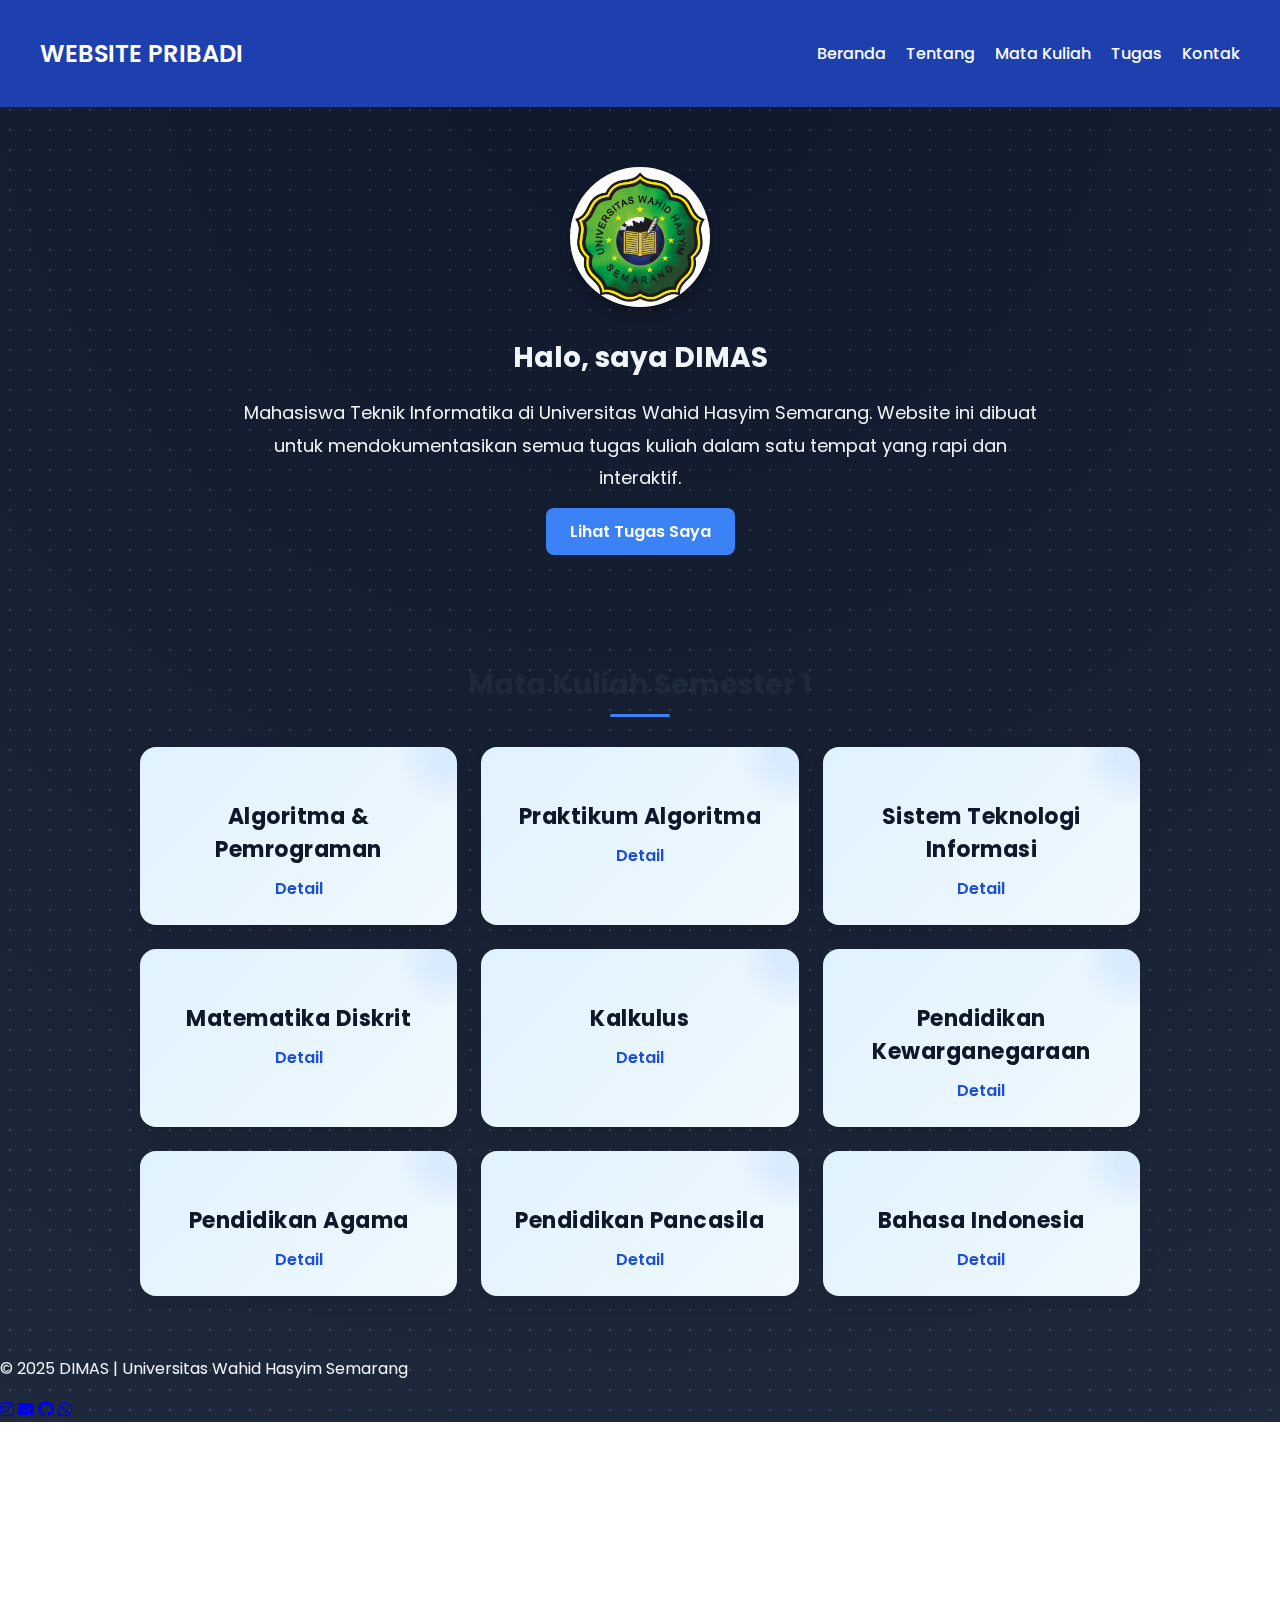
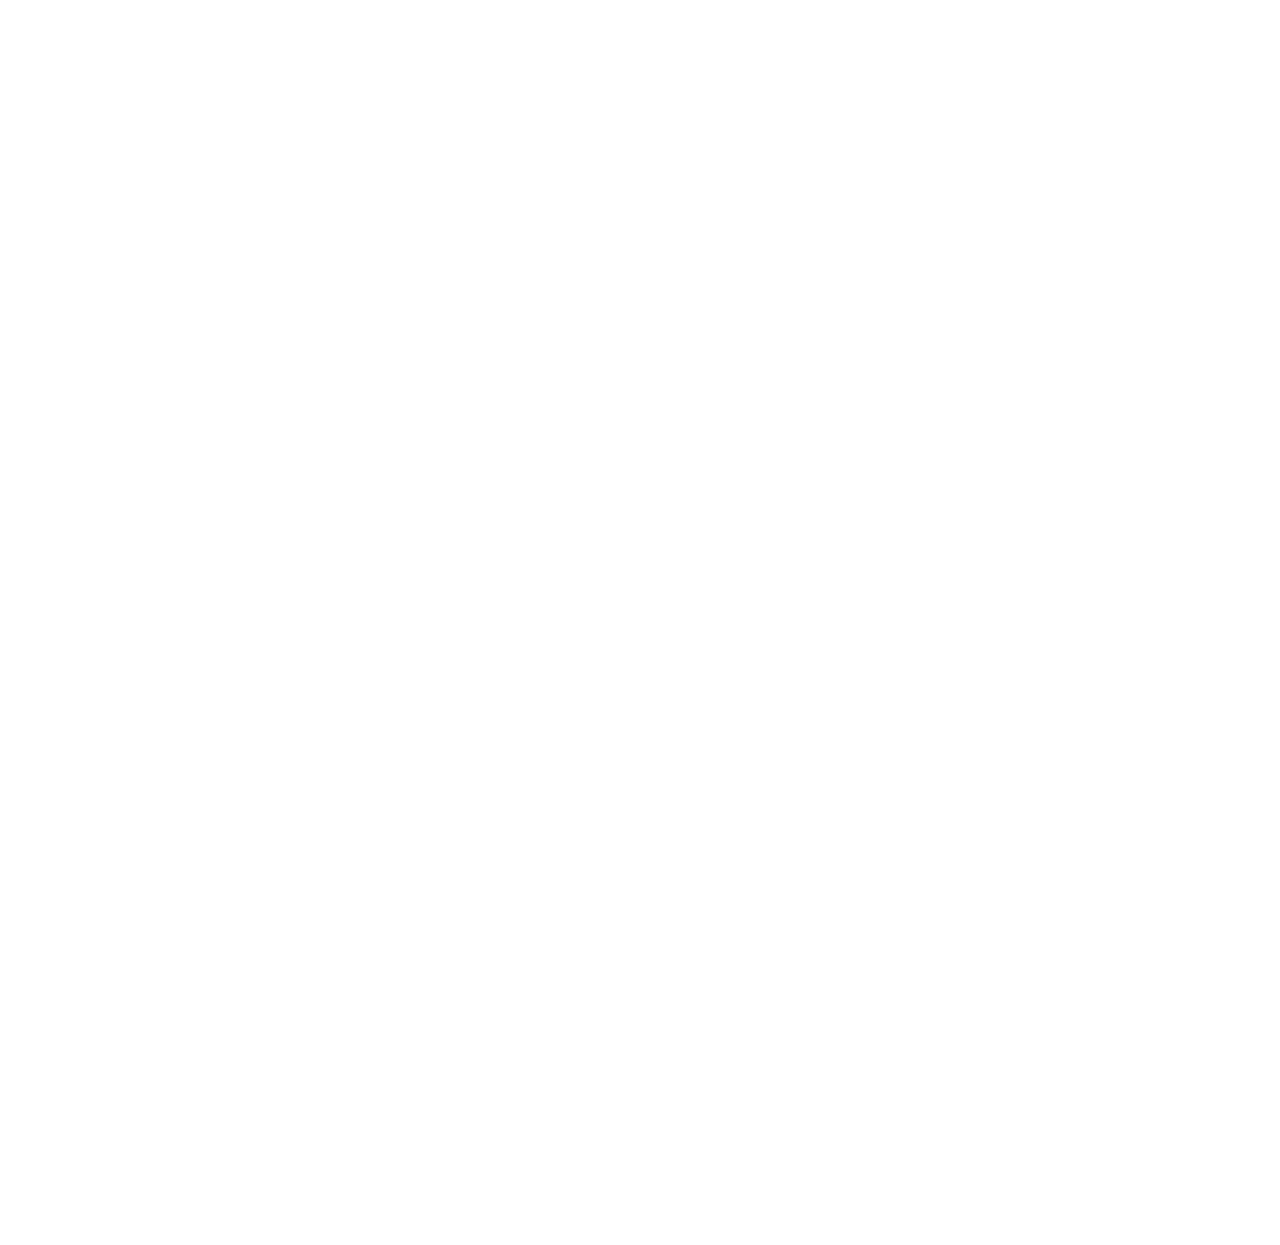
<file: index.html>
<!DOCTYPE html>
<html lang="id">
<head>
  <meta charset="UTF-8" />
  <meta name="viewport" content="width=device-width, initial-scale=1.0" />
  <title>Website Kuliah DIMAS</title>
  <link rel="stylesheet" href="css/style.css" />
  <link href="https://fonts.googleapis.com/css2?family=Poppins&display=swap" rel="stylesheet" />
  <link rel="stylesheet" href="https://cdnjs.cloudflare.com/ajax/libs/font-awesome/6.4.0/css/all.min.css" />
</head>
<body>
  <!-- Navbar -->
  <header>
    <nav class="navbar">
      <h1 class="logo">WEBSITE PRIBADI</h1>
      <ul class="nav-links">
        <li><a href="index.html">Beranda</a></li>
        <li><a href="about.html">Tentang</a></li>
        <li><a href="matkul.html">Mata Kuliah</a></li>
        <li><a href="tugas.html">Tugas</a></li>
        <li><a href="kontak.html">Kontak</a></li>
      </ul>
    </nav>
  </header>

  <!-- Hero Section -->
  <section class="hero">
    <img src="assets/logo-unwahas.jpg" alt="Logo Universitas Wahid Hasyim Semarang" class="logo-unwahas" />
    <h2>Halo, saya DIMAS</h2>
    <p>Mahasiswa Teknik Informatika di Universitas Wahid Hasyim Semarang. Website ini dibuat untuk mendokumentasikan semua tugas kuliah dalam satu tempat yang rapi dan interaktif.</p>
    <a href="tugas.html" class="btn">Lihat Tugas Saya</a>
  </section>

  <!-- Mata Kuliah -->
  <section class="matkul-preview">
    <h3>Mata Kuliah Semester 1</h3>
    <div class="matkul-grid">
      <div class="card"><h4>Algoritma & Pemrograman</h4><a href="matkul/algoritma.html">Detail</a></div>
      <div class="card"><h4>Praktikum Algoritma</h4><a href="matkul/praktikum.html">Detail</a></div>
      <div class="card"><h4>Sistem Teknologi Informasi</h4><a href="matkul/sistem-ti.html">Detail</a></div>
      <div class="card"><h4>Matematika Diskrit</h4><a href="matkul/diskrit.html">Detail</a></div>
      <div class="card"><h4>Kalkulus</h4><a href="matkul/kalkulus.html">Detail</a></div>
      <div class="card"><h4>Pendidikan Kewarganegaraan</h4><a href="matkul/pkn.html">Detail</a></div>
      <div class="card"><h4>Pendidikan Agama</h4><a href="matkul/agama.html">Detail</a></div>
      <div class="card"><h4>Pendidikan Pancasila</h4><a href="matkul/pancasila.html">Detail</a></div>
      <div class="card"><h4>Bahasa Indonesia</h4><a href="matkul/bahasa.html">Detail</a></div>
    </div>
  </section>

  
  <!-- Footer -->
  <footer>
    <p>© 2025 DIMAS | Universitas Wahid Hasyim Semarang</p>
    <div class="sosmed">
      <a href="https://instagram.com/dimassyf_m"><i class="fab fa-instagram"></i></a>
      <a href="mailto:dimasaffu1617@email.com"><i class="fas fa-envelope"></i></a>
      <a href="https://github.com/ANTASENA16"><i class="fab fa-github"></i></a>
      <a href="https://wa.me/6283896830628"><i class="fab fa-whatsapp"></i></a>
    </div>
  </footer>
  <script>
  const hour = new Date().getHours();
  const body = document.body;

  if (hour >= 6 && hour < 18) {
    body.classList.add('day');
  } else {
    body.classList.add('night');
  }
</script>
</body>
</html>
</file>
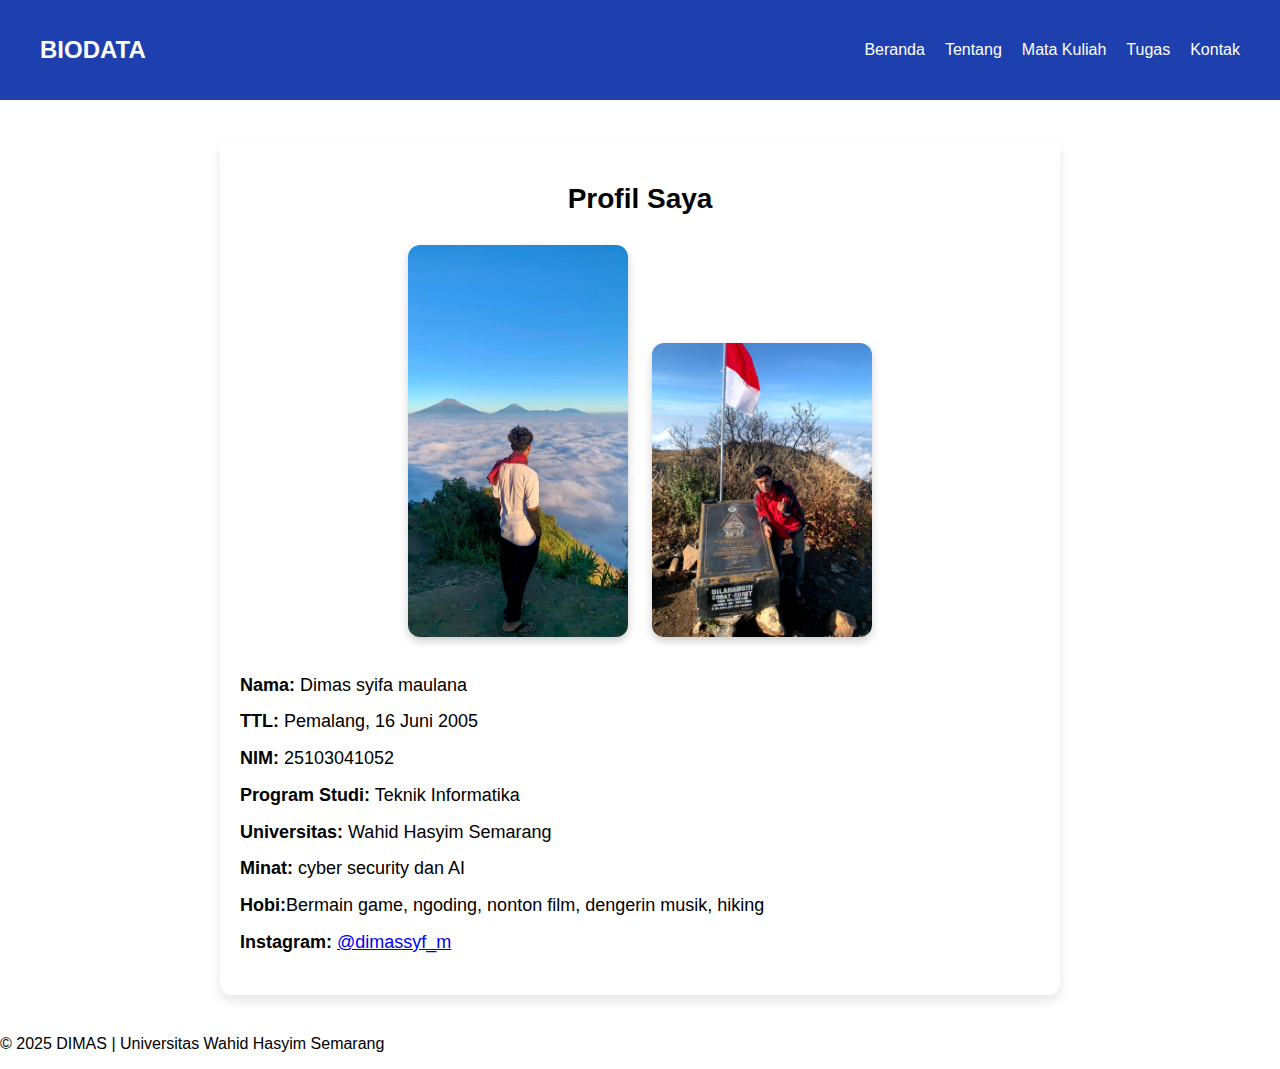
<file: about.html>
<!DOCTYPE html>
<html lang="id">
<head>
  <meta charset="UTF-8" />
  <meta name="viewport" content="width=device-width, initial-scale=1.0" />
  <title>Tentang DIMAS</title>
  <link rel="stylesheet" href="css/style.css" />
</head>
<body>
  <header>
    <nav class="navbar">
      <h1 class="logo">BIODATA</h1>
      <ul class="nav-links">
        <li><a href="index.html">Beranda</a></li>
        <li><a href="about.html">Tentang</a></li>
        <li><a href="matkul.html">Mata Kuliah</a></li>
        <li><a href="tugas.html">Tugas</a></li>
        <li><a href="kontak.html">Kontak</a></li>
      </ul>
    </nav>
  </header>

  <section class="biodata">
    <h2>Profil Saya</h2>
    <img src="assets/foto-dimas.jpg" alt="Foto DIMAS" class="profil" />
    <img src="assets/foto-dimas2.jpg" alt="Foto DIMAS" class="profil" />
    <ul>
      <li><strong>Nama:</strong> Dimas syifa maulana </li>
       <li><strong>TTL:</strong> Pemalang, 16 Juni 2005</li>
      <li><strong>NIM:</strong> 25103041052</li>
      <li><strong>Program Studi:</strong> Teknik Informatika</li>
      <li><strong>Universitas:</strong> Wahid Hasyim Semarang</li>
      <li><strong>Minat:</strong> cyber security dan AI</li>
      <li><strong>Hobi:</strong>Bermain game, ngoding, nonton film, dengerin musik, hiking</a></li>
      <li><strong>Instagram:</strong> <a href="https://instagram.com/dimassyf_m" target="_blank">@dimassyf_m</a></li>
      
    </ul>
  </section>

  <footer>
    <p>© 2025 DIMAS | Universitas Wahid Hasyim Semarang</p>
  </footer>
</body>
</html>
</file>
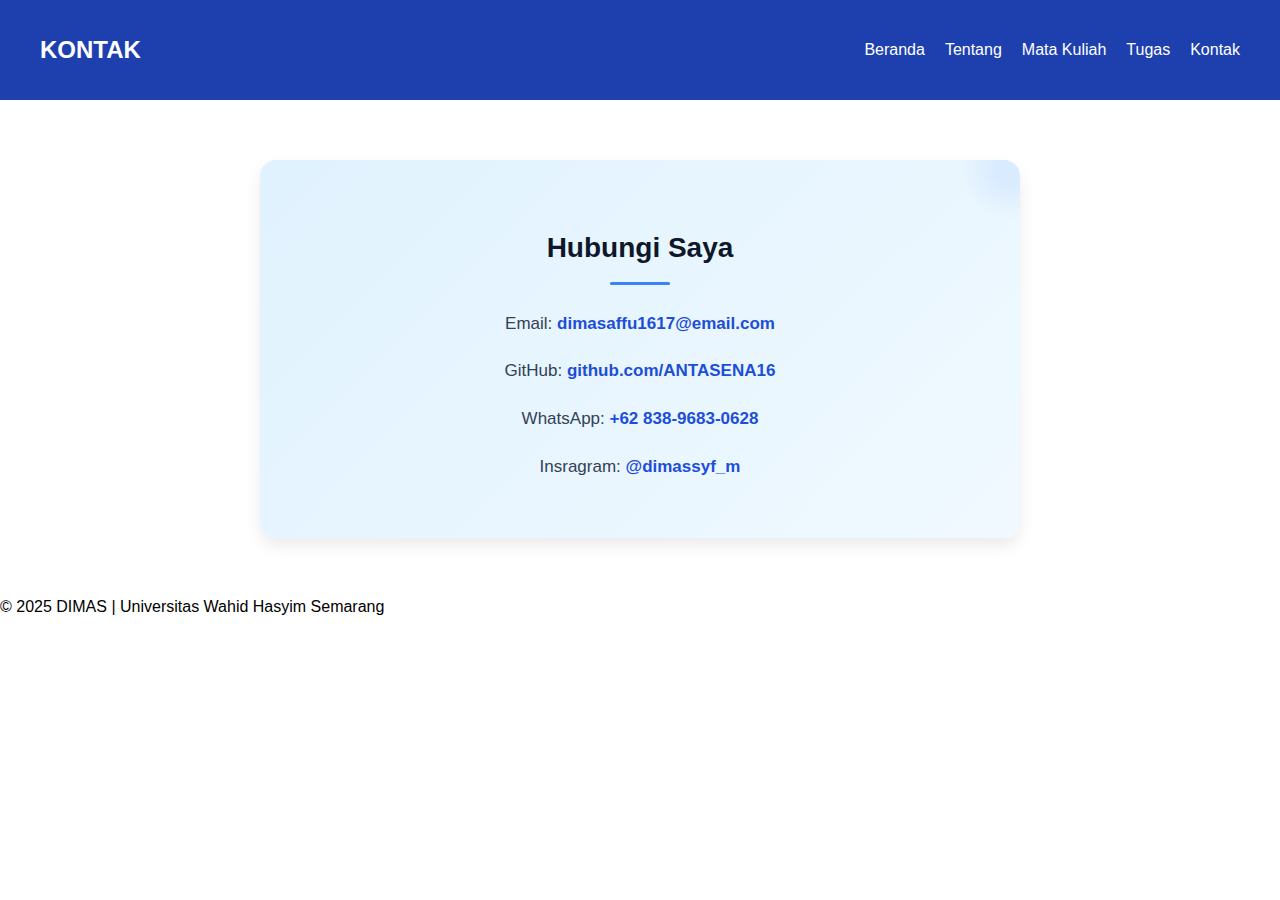
<file: kontak.html>
<!DOCTYPE html>
<html lang="id">
<head>
  <meta charset="UTF-8" />
  <meta name="viewport" content="width=device-width, initial-scale=1.0" />
  <title>Kontak DIMAS</title>
  <link rel="stylesheet" href="css/style.css" />
</head>
<body>
  <header>
    <nav class="navbar">
      <h1 class="logo">KONTAK</h1>
      <ul class="nav-links">
        <li><a href="index.html">Beranda</a></li>
        <li><a href="about.html">Tentang</a></li>
        <li><a href="matkul.html">Mata Kuliah</a></li>
        <li><a href="tugas.html">Tugas</a></li>
        <li><a href="kontak.html">Kontak</a></li>
      </ul>
    </nav>
  </header>

  <section class="kontak">
    <h2>Hubungi Saya</h2>
    <p>Email: <a href="mailto:dimasaffu1617@email.com">dimasaffu1617@email.com</a></p>
    <p>GitHub: <a href="https://github.com/ANTASENA16">github.com/ANTASENA16</a></p>
    <p>WhatsApp: <a href="https://wa.me/6283896830628">+62 838-9683-0628</a></p>
    <p>Insragram: <a href="https://instagram.com/dimassyf_m">@dimassyf_m</a></p>
  </section>

  <footer>
    <p>© 2025 DIMAS | Universitas Wahid Hasyim Semarang</p>
  </footer>
</body>
</html>
</file>
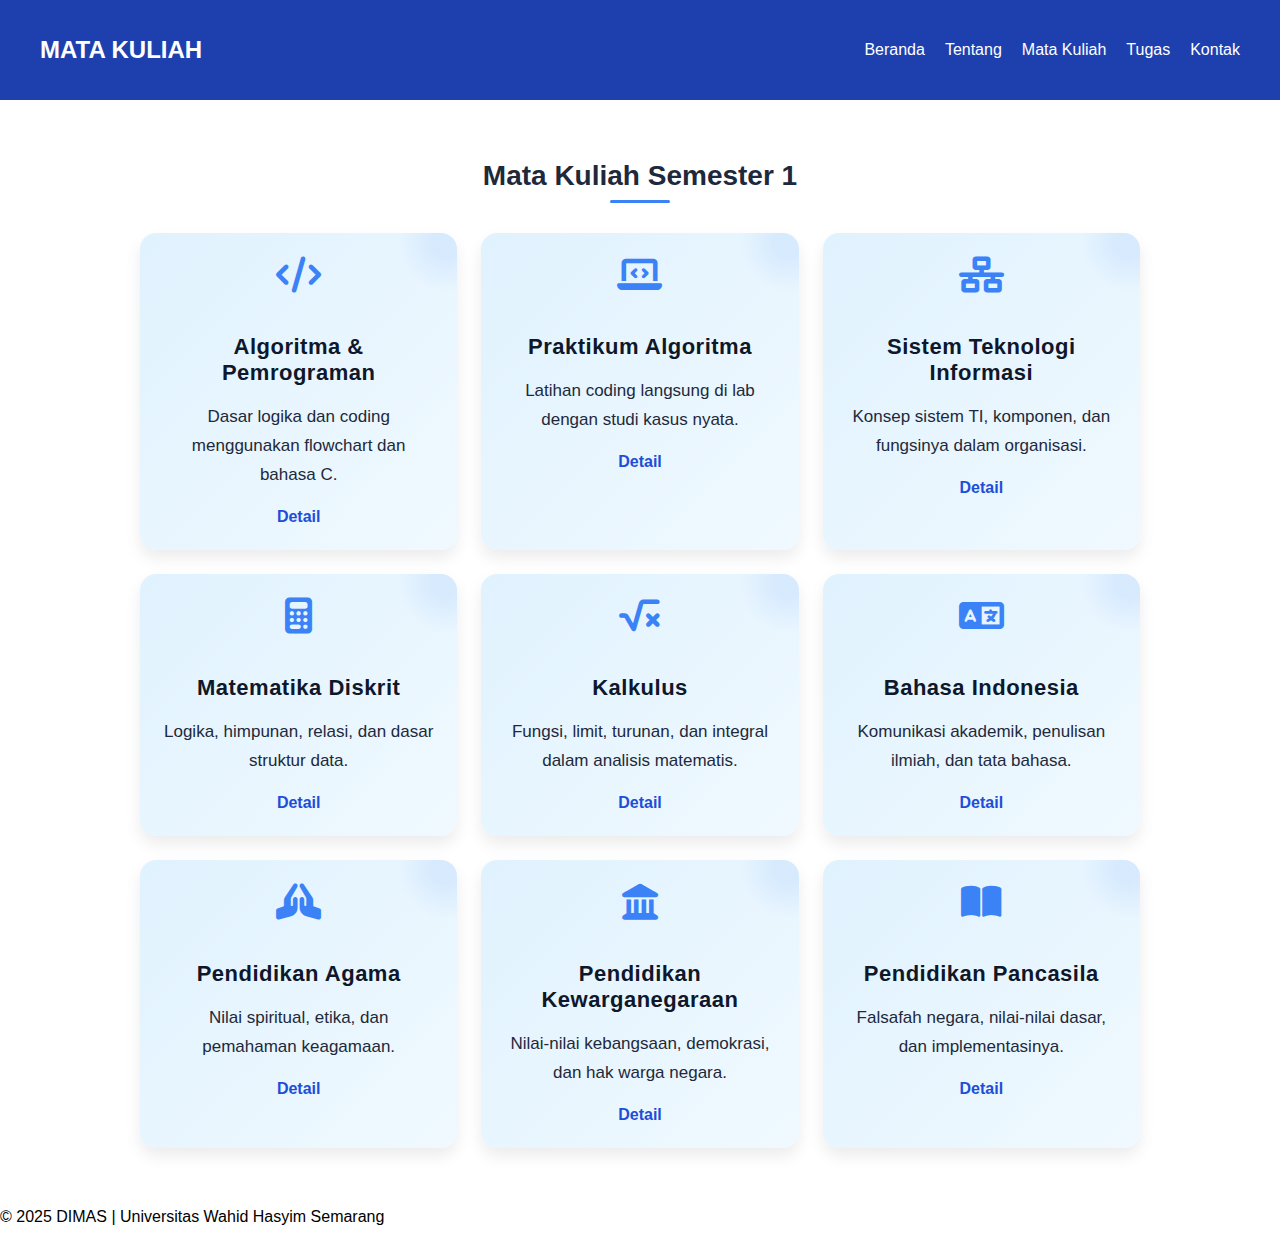
<file: matkul.html>
<!DOCTYPE html>
<html lang="id">
<head>
  <meta charset="UTF-8" />
  <meta name="viewport" content="width=device-width, initial-scale=1.0" />
  <title>Mata Kuliah DIMAS</title>
  <link rel="stylesheet" href="css/style.css" />
  <link rel="stylesheet" href="https://cdnjs.cloudflare.com/ajax/libs/font-awesome/6.4.0/css/all.min.css" />
</head>
<body>
  <header>
    <nav class="navbar">
      <h1 class="logo">MATA KULIAH</h1>
      <ul class="nav-links">
        <li><a href="index.html">Beranda</a></li>
        <li><a href="about.html">Tentang</a></li>
        <li><a href="matkul.html">Mata Kuliah</a></li>
        <li><a href="tugas.html">Tugas</a></li>
        <li><a href="kontak.html">Kontak</a></li>
      </ul>
    </nav>
  </header>

  <section class="matkul-page">
    <h2>Mata Kuliah Semester 1</h2>
    <div class="matkul-grid">
      <div class="card ti">
        <i class="fas fa-code"></i>
        <h4>Algoritma & Pemrograman</h4>
        <p>Dasar logika dan coding menggunakan flowchart dan bahasa C.</p>
        <a href="matkul/algoritma.html">Detail</a>
      </div>
      <div class="card ti">
        <i class="fas fa-laptop-code"></i>
        <h4>Praktikum Algoritma</h4>
        <p>Latihan coding langsung di lab dengan studi kasus nyata.</p>
        <a href="matkul/praktikum.html">Detail</a>
      </div>
      <div class="card ti">
        <i class="fas fa-network-wired"></i>
        <h4>Sistem Teknologi Informasi</h4>
        <p>Konsep sistem TI, komponen, dan fungsinya dalam organisasi.</p>
        <a href="matkul/sistem-ti.html">Detail</a>
      </div>
      <div class="card umum">
        <i class="fas fa-calculator"></i>
        <h4>Matematika Diskrit</h4>
        <p>Logika, himpunan, relasi, dan dasar struktur data.</p>
        <a href="matkul/diskrit.html">Detail</a>
      </div>
      <div class="card umum">
        <i class="fas fa-square-root-alt"></i>
        <h4>Kalkulus</h4>
        <p>Fungsi, limit, turunan, dan integral dalam analisis matematis.</p>
        <a href="matkul/kalkulus.html">Detail</a>
      </div>
      <div class="card umum">
        <i class="fas fa-language"></i>
        <h4>Bahasa Indonesia</h4>
        <p>Komunikasi akademik, penulisan ilmiah, dan tata bahasa.</p>
        <a href="matkul/bahasa.html">Detail</a>
      </div>
      <div class="card agama">
        <i class="fas fa-praying-hands"></i>
        <h4>Pendidikan Agama</h4>
        <p>Nilai spiritual, etika, dan pemahaman keagamaan.</p>
        <a href="matkul/agama.html">Detail</a>
      </div>
      <div class="card umum">
        <i class="fas fa-landmark"></i>
        <h4>Pendidikan Kewarganegaraan</h4>
        <p>Nilai-nilai kebangsaan, demokrasi, dan hak warga negara.</p>
        <a href="matkul/pkn.html">Detail</a>
      </div>
      <div class="card umum">
        <i class="fas fa-book-open"></i>
        <h4>Pendidikan Pancasila</h4>
        <p>Falsafah negara, nilai-nilai dasar, dan implementasinya.</p>
        <a href="matkul/pancasila.html">Detail</a>
      </div>
    </div>
  </section>

  <footer>
    <p>© 2025 DIMAS | Universitas Wahid Hasyim Semarang</p>
  </footer>
</body>
</html>

</body>
</html>
</file>
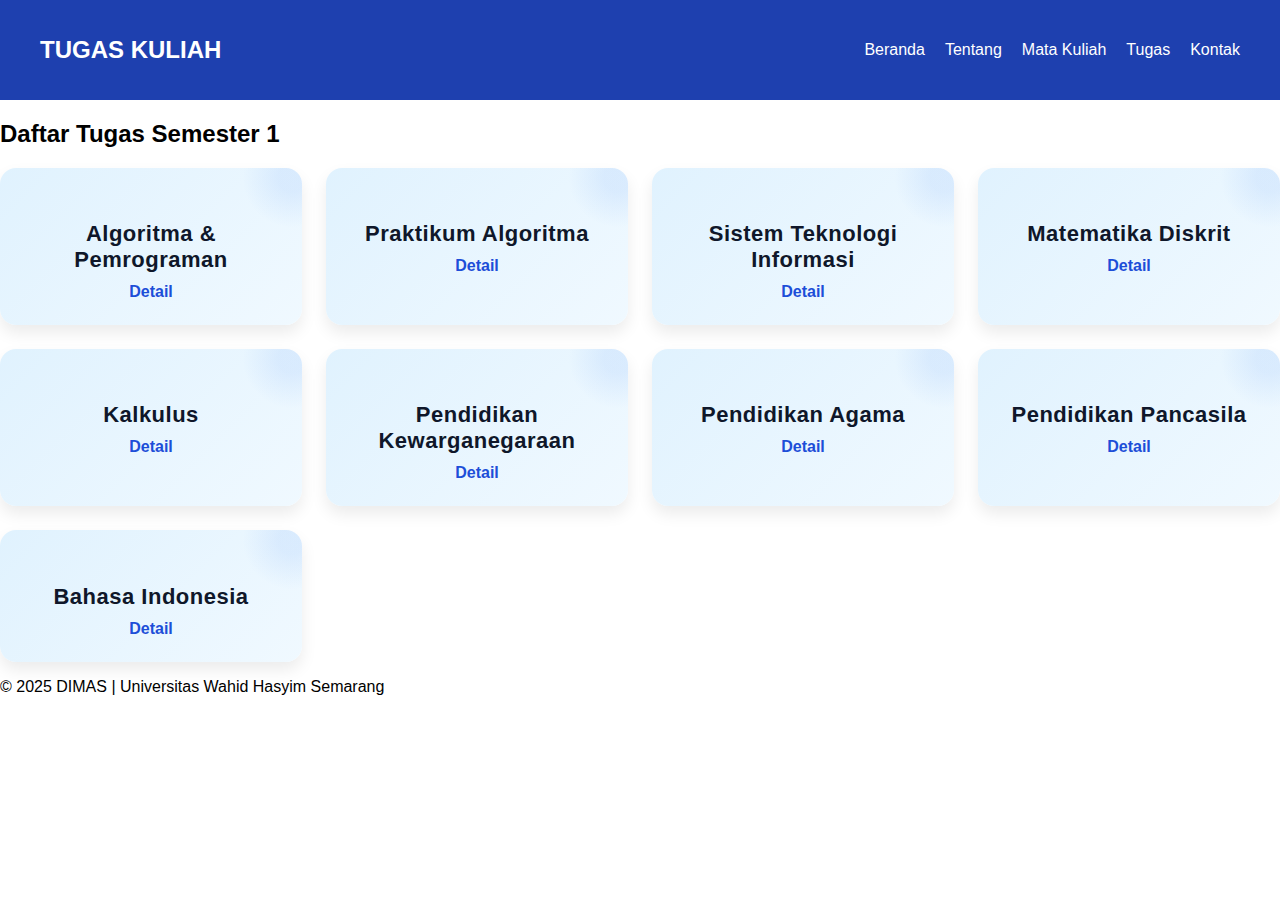
<file: tugas.html>
<!DOCTYPE html>
<html lang="id">
<head>
  <meta charset="UTF-8" />
  <meta name="viewport" content="width=device-width, initial-scale=1.0" />
  <title>Tugas Kuliah DIMAS</title>
  <link rel="stylesheet" href="css/style.css" />
</head>
<body>
  <header>
    <nav class="navbar">
      <h1 class="logo">TUGAS KULIAH</h1>
      <ul class="nav-links">
        <li><a href="index.html">Beranda</a></li>
        <li><a href="about.html">Tentang</a></li>
        <li><a href="matkul.html">Mata Kuliah</a></li>
        <li><a href="tugas.html">Tugas</a></li>
        <li><a href="kontak.html">Kontak</a></li>
      </ul>
    </nav>
  </header>

  <section class="daftar-tugas">
  <h2>Daftar Tugas Semester 1</h2>
  <div class="matkul-grid">
      <div class="card"><h4>Algoritma & Pemrograman</h4><a href="matkul/algoritma.html">Detail</a></div>
      <div class="card"><h4>Praktikum Algoritma</h4><a href="matkul/praktikum.html">Detail</a></div>
      <div class="card"><h4>Sistem Teknologi Informasi</h4><a href="matkul/sistem-ti.html">Detail</a></div>
      <div class="card"><h4>Matematika Diskrit</h4><a href="matkul/diskrit.html">Detail</a></div>
      <div class="card"><h4>Kalkulus</h4><a href="matkul/kalkulus.html">Detail</a></div>
      <div class="card"><h4>Pendidikan Kewarganegaraan</h4><a href="matkul/pkn.html">Detail</a></div>
      <div class="card"><h4>Pendidikan Agama</h4><a href="matkul/agama.html">Detail</a></div>
      <div class="card"><h4>Pendidikan Pancasila</h4><a href="matkul/pancasila.html">Detail</a></div>
      <div class="card"><h4>Bahasa Indonesia</h4><a href="matkul/bahasa.html">Detail</a></div>
</section>
  </section>

  <footer>
    <p>© 2025 DIMAS | Universitas Wahid Hasyim Semarang</p>
  </footer>
</body>
</html>
</file>
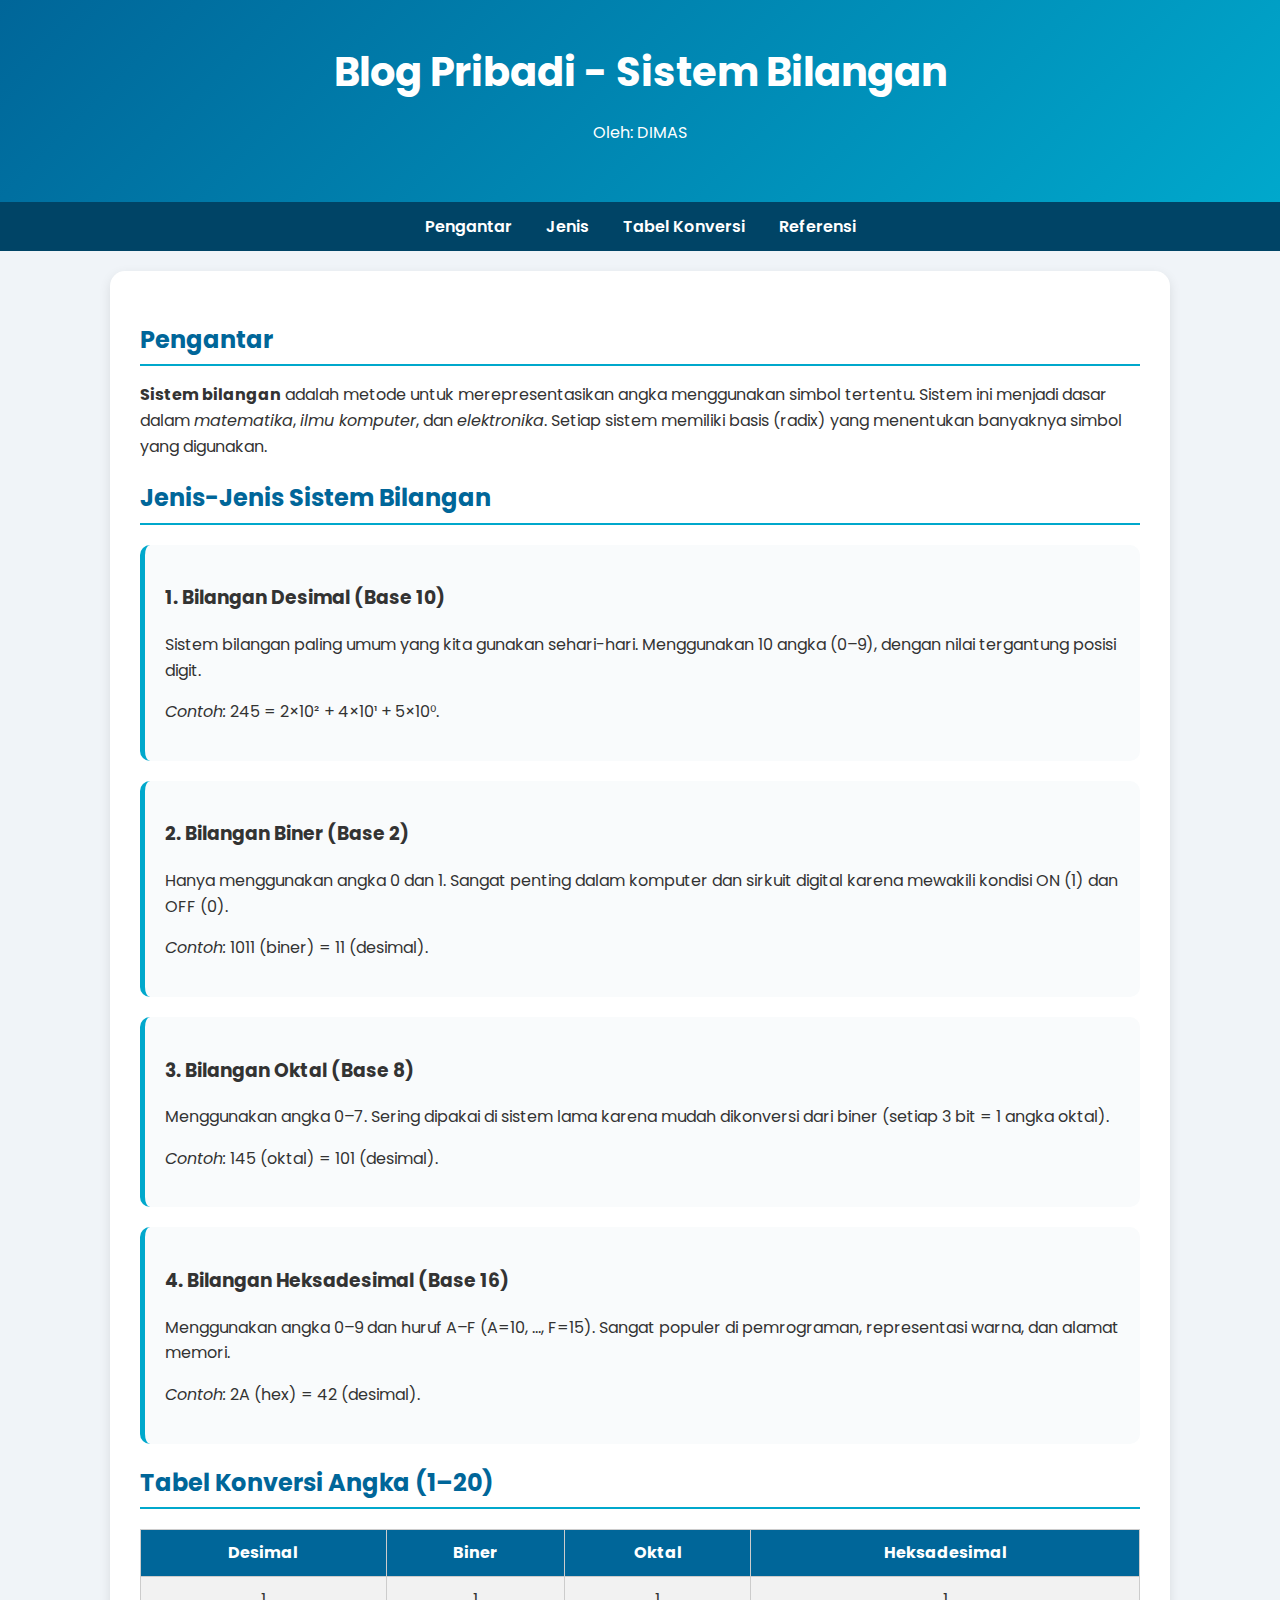
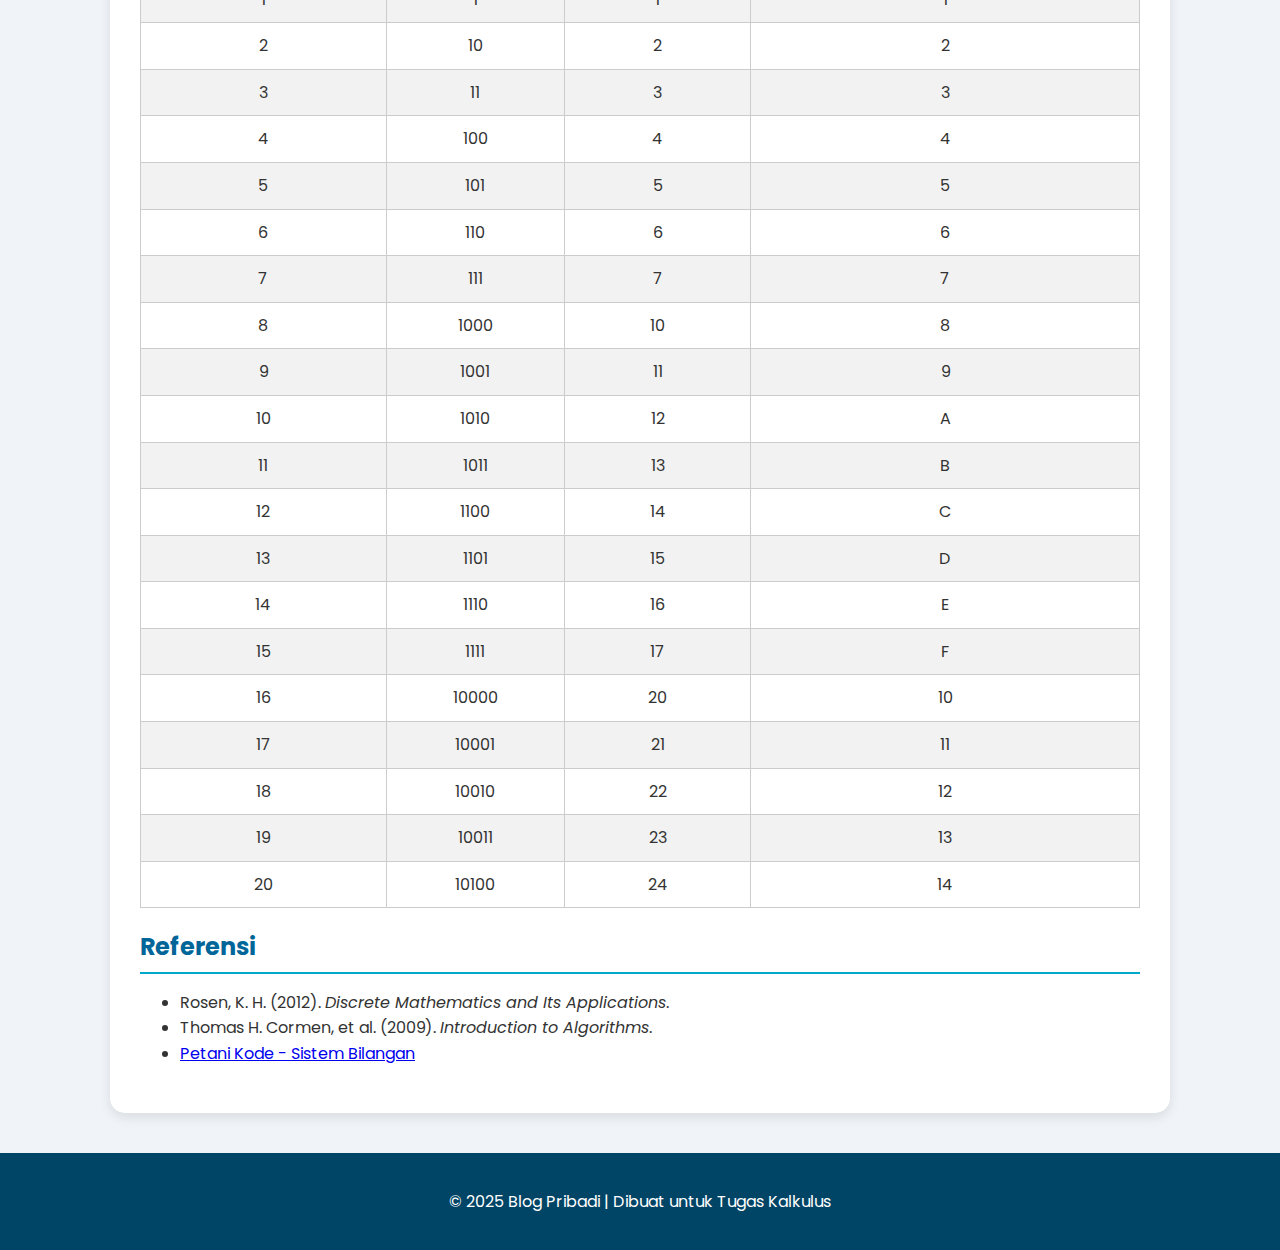
<file: tugas kalkulus/web_sistem_bilangan.html>
<!DOCTYPE html>
<html lang="id">
<head>
  <meta charset="UTF-8">
  <meta name="viewport" content="width=device-width, initial-scale=1.0">
  <title>Sistem Bilangan - Blog Pribadi</title>

  <!-- Import Google Fonts -->
  <link href="https://fonts.googleapis.com/css2?family=Poppins:wght@400;600&display=swap" rel="stylesheet">

  <style>
    body {
      font-family: 'Poppins', sans-serif;
      margin: 0;
      padding: 0;
      line-height: 1.6;
      background: #f0f4f8;
      color: #333;
    }
    header {
      background: linear-gradient(135deg, #006699, #00a8cc);
      color: #fff;
      padding: 40px 0;
      text-align: center;
      box-shadow: 0 4px 8px rgba(0,0,0,0.2);
    }
    header h1 {
      margin: 0;
      font-size: 2.5em;
    }
    nav {
      background: #004466;
      padding: 12px;
      text-align: center;
      position: sticky;
      top: 0;
      z-index: 1000;
    }
    nav a {
      color: white;
      margin: 0 15px;
      text-decoration: none;
      font-weight: 600;
      transition: color 0.3s ease;
    }
    nav a:hover {
      color: #00ccff;
    }
    main {
      max-width: 1000px;
      margin: 20px auto;
      background: white;
      padding: 30px;
      border-radius: 15px;
      box-shadow: 0 4px 12px rgba(0,0,0,0.1);
    }
    h2 {
      color: #006699;
      border-bottom: 2px solid #00a8cc;
      padding-bottom: 5px;
      margin-bottom: 15px;
    }
    .card {
      background: #f9fbfc;
      border-left: 5px solid #00a8cc;
      padding: 20px;
      margin: 20px 0;
      border-radius: 10px;
      transition: transform 0.3s, box-shadow 0.3s;
    }
    .card:hover {
      transform: translateY(-5px);
      box-shadow: 0 6px 15px rgba(0,0,0,0.15);
    }
    table {
      width: 100%;
      border-collapse: collapse;
      margin: 20px 0;
    }
    table, th, td {
      border: 1px solid #ccc;
    }
    th, td {
      padding: 10px;
      text-align: center;
    }
    th {
      background: #006699;
      color: white;
    }
    tr:nth-child(even) {
      background: #f2f2f2;
    }
    footer {
      background: #004466;
      color: #fff;
      text-align: center;
      padding: 20px;
      margin-top: 40px;
    }
  </style>
</head>
<body>
  <header>
    <h1>Blog Pribadi - Sistem Bilangan</h1>
    <p>Oleh: DIMAS </p>
  </header>

  <nav>
    <a href="#pengantar">Pengantar</a>
    <a href="#jenis">Jenis</a>
    <a href="#tabel">Tabel Konversi</a>
    <a href="#referensi">Referensi</a>
  </nav>

  <main>
    <section id="pengantar">
      <h2>Pengantar</h2>
      <p>
        <b>Sistem bilangan</b> adalah metode untuk merepresentasikan angka menggunakan simbol tertentu. 
        Sistem ini menjadi dasar dalam <i>matematika</i>, <i>ilmu komputer</i>, dan <i>elektronika</i>. 
        Setiap sistem memiliki basis (radix) yang menentukan banyaknya simbol yang digunakan.
      </p>
    </section>

    <section id="jenis">
      <h2>Jenis-Jenis Sistem Bilangan</h2>

      <div class="card">
        <h3>1. Bilangan Desimal (Base 10)</h3>
        <p>
          Sistem bilangan paling umum yang kita gunakan sehari-hari. 
          Menggunakan 10 angka (0–9), dengan nilai tergantung posisi digit.
        </p>
        <p><i>Contoh:</i> 245 = 2×10² + 4×10¹ + 5×10⁰.</p>
      </div>

      <div class="card">
        <h3>2. Bilangan Biner (Base 2)</h3>
        <p>
          Hanya menggunakan angka 0 dan 1. 
          Sangat penting dalam komputer dan sirkuit digital karena mewakili kondisi ON (1) dan OFF (0).
        </p>
        <p><i>Contoh:</i> 1011 (biner) = 11 (desimal).</p>
      </div>

      <div class="card">
        <h3>3. Bilangan Oktal (Base 8)</h3>
        <p>
          Menggunakan angka 0–7. 
          Sering dipakai di sistem lama karena mudah dikonversi dari biner (setiap 3 bit = 1 angka oktal).
        </p>
        <p><i>Contoh:</i> 145 (oktal) = 101 (desimal).</p>
      </div>

      <div class="card">
        <h3>4. Bilangan Heksadesimal (Base 16)</h3>
        <p>
          Menggunakan angka 0–9 dan huruf A–F (A=10, ..., F=15). 
          Sangat populer di pemrograman, representasi warna, dan alamat memori.
        </p>
        <p><i>Contoh:</i> 2A (hex) = 42 (desimal).</p>
      </div>
    </section>

    <section id="tabel">
      <h2>Tabel Konversi Angka (1–20)</h2>
      <table>
        <tr>
          <th>Desimal</th>
          <th>Biner</th>
          <th>Oktal</th>
          <th>Heksadesimal</th>
        </tr>
        <tr><td>1</td><td>1</td><td>1</td><td>1</td></tr>
        <tr><td>2</td><td>10</td><td>2</td><td>2</td></tr>
        <tr><td>3</td><td>11</td><td>3</td><td>3</td></tr>
        <tr><td>4</td><td>100</td><td>4</td><td>4</td></tr>
        <tr><td>5</td><td>101</td><td>5</td><td>5</td></tr>
        <tr><td>6</td><td>110</td><td>6</td><td>6</td></tr>
        <tr><td>7</td><td>111</td><td>7</td><td>7</td></tr>
        <tr><td>8</td><td>1000</td><td>10</td><td>8</td></tr>
        <tr><td>9</td><td>1001</td><td>11</td><td>9</td></tr>
        <tr><td>10</td><td>1010</td><td>12</td><td>A</td></tr>
        <tr><td>11</td><td>1011</td><td>13</td><td>B</td></tr>
        <tr><td>12</td><td>1100</td><td>14</td><td>C</td></tr>
        <tr><td>13</td><td>1101</td><td>15</td><td>D</td></tr>
        <tr><td>14</td><td>1110</td><td>16</td><td>E</td></tr>
        <tr><td>15</td><td>1111</td><td>17</td><td>F</td></tr>
        <tr><td>16</td><td>10000</td><td>20</td><td>10</td></tr>
        <tr><td>17</td><td>10001</td><td>21</td><td>11</td></tr>
        <tr><td>18</td><td>10010</td><td>22</td><td>12</td></tr>
        <tr><td>19</td><td>10011</td><td>23</td><td>13</td></tr>
        <tr><td>20</td><td>10100</td><td>24</td><td>14</td></tr>
      </table>
    </section>

    <section id="referensi">
      <h2>Referensi</h2>
      <ul>
        <li>Rosen, K. H. (2012). <i>Discrete Mathematics and Its Applications</i>.</li>
        <li>Thomas H. Cormen, et al. (2009). <i>Introduction to Algorithms</i>.</li>
        <li><a href="https://www.petanikode.com/sistem-bilangan/" target="_blank">Petani Kode - Sistem Bilangan</a></li>
      </ul>
    </section>
  </main>

  <footer>
    <p>&copy; 2025 Blog Pribadi | Dibuat untuk Tugas Kalkulus</p>
  </footer>
</body>
</html>
</file>
<file: css/style.css>
/* === RESET & GLOBAL === */
html, body {
  margin: 0;
  padding: 0;
  font-family: 'Poppins', sans-serif;
  min-height: 100vh;
  overflow-x: hidden;
  overflow-y: auto;
  position: relative;
  transition: background 0.6s ease, color 0.6s ease;
}

/* === MODE SIANG & MALAM === */
body.day {
  background: linear-gradient(to top, #ccefff, #f0faff);
  color: #333;
}

body.day::before {
  content: '';
  position: absolute;
  top: 0;
  left: 0;
  width: 200%;
  height: 200%;
  background-image: url('https://i.imgur.com/3xQxQ0v.png');
  background-repeat: repeat-x;
  background-size: contain;
  animation: cloudMove 60s linear infinite;
  opacity: 0.2;
  pointer-events: none;
  z-index: -1;
}

@keyframes cloudMove {
  0% { transform: translateX(0); }
  100% { transform: translateX(-50%); }
}

body.night {
  background: radial-gradient(circle at top, #0f172a, #1e293b);
  color: #f1f5f9;
}

body.night::before {
  content: '';
  position: absolute;
  width: 200%;
  height: 200%;
  background-image: radial-gradient(white 1px, transparent 1px);
  background-size: 20px 20px;
  animation: starsMove 80s linear infinite;
  opacity: 0.15;
  pointer-events: none;
  z-index: -1;
}

@keyframes starsMove {
  from { transform: translate(0, 0); }
  to { transform: translate(-100px, -200px); }
}

/* === NAVBAR === */
.navbar {
  display: flex;
  justify-content: space-between;
  align-items: center;
  background-color: #1e40af;
  padding: 20px 40px;
  color: white;
}

.logo {
  font-size: 24px;
  font-weight: 600;
}

.nav-links {
  list-style: none;
  display: flex;
  gap: 20px;
}

.nav-links a {
  color: white;
  text-decoration: none;
  font-weight: 500;
  transition: color 0.3s ease;
}

.nav-links a:hover {
  color: #c7d2fe;
}

/* === HERO SECTION === */
.hero {
  text-align: center;
  padding: 60px 20px;
  max-width: 800px;
  margin: auto;
}

.logo-unwahas {
  width: 140px;
  border-radius: 50%;
  box-shadow: 0 6px 12px rgba(0, 0, 0, 0.3);
  transition: transform 0.4s ease;
}

.logo-unwahas:hover {
  transform: rotate(3deg) scale(1.08);
}

.hero h2 {
  font-size: 28px;
  margin-bottom: 16px;
}

.hero p {
  font-size: 18px;
  line-height: 1.8;
  margin-bottom: 24px;
}

.btn {
  background-color: #3b82f6;
  color: white;
  padding: 12px 24px;
  border-radius: 8px;
  text-decoration: none;
  font-weight: 600;
  transition: background 0.3s ease;
}

.btn:hover {
  background-color: #2563eb;
}

/* === BIODATA === */
.biodata {
  max-width: 800px;
  margin: 40px auto;
  padding: 20px;
  text-align: center;
  background-color: rgba(255, 255, 255, 0.9);
  border-radius: 12px;
  box-shadow: 0 6px 12px rgba(0, 0, 0, 0.1);
}

.biodata h2 {
  font-size: 28px;
  margin-bottom: 20px;
  font-weight: 600;
}

.biodata .profil {
  width: 220px;
  border-radius: 12px;
  margin: 10px;
  box-shadow: 0 4px 8px rgba(0, 0, 0, 0.2);
  transition: transform 0.3s ease;
}

.biodata .profil:hover {
  transform: scale(1.05);
}

.biodata ul {
  list-style: none;
  padding: 0;
  margin-top: 20px;
  text-align: left;
  font-size: 18px;
  line-height: 1.6;
}

.biodata ul li {
  margin-bottom: 8px;
}

/* === MATA KULIAH === */
.matkul-preview,
.matkul-page {
  max-width: 1000px;
  margin: 60px auto;
  padding: 0 20px;
}

.matkul-preview h3,
.matkul-page h2 {
  text-align: center;
  font-size: 28px;
  margin-bottom: 30px;
  color: #1e293b;
  position: relative;
}

.matkul-preview h3::after,
.matkul-page h2::after {
  content: '';
  display: block;
  width: 60px;
  height: 3px;
  background-color: #3b82f6;
  margin: 8px auto 0;
  border-radius: 2px;
}

.matkul-grid {
  display: grid;
  grid-template-columns: repeat(auto-fit, minmax(240px, 1fr));
  gap: 24px;
}

.card {
  background: linear-gradient(135deg, #e0f2fe, #f0f9ff);
  padding: 24px;
  border-radius: 16px;
  box-shadow: 0 8px 16px rgba(0,0,0,0.08);
  transition: transform 0.3s ease, box-shadow 0.3s ease;
  position: relative;
  overflow: hidden;
  text-align: center;
}

.card:hover {
  transform: translateY(-6px);
  box-shadow: 0 12px 24px rgba(0,0,0,0.12);
}

.card::before {
  content: '';
  position: absolute;
  top: -40px;
  right: -40px;
  width: 100px;
  height: 100px;
  background: radial-gradient(circle, #3b82f6 20%, transparent 70%);
  opacity: 0.1;
  z-index: 0;
}

.card i {
  font-size: 36px;
  color: #3b82f6;
  margin-bottom: 12px;
  z-index: 1;
  position: relative;
}

.card h4 {
  font-size: 22px;
  font-weight: 700;
  color: #0f172a;
  margin-bottom: 10px;
  letter-spacing: 0.5px;
  z-index: 1;
  position: relative;
}

.card p {
  font-size: 17px;
  font-weight: 500;
  color: #1e293b;
  line-height: 1.7;
  margin-bottom: 18px;
  z-index: 1;
  position: relative;
}

.card a {
  font-size: 16px;
  font-weight: 600;
  color: #1d4ed8;
  text-decoration: none;
  z-index: 1;
  position: relative;
}

.card a:hover {
  text-decoration: underline;
  color: #2563eb;
}
.kontak {
  max-width: 700px;
  margin: 60px auto;
  background: linear-gradient(135deg, #e0f2fe, #f0f9ff);
  padding: 40px 30px;
  border-radius: 16px;
  box-shadow: 0 8px 16px rgba(0, 0, 0, 0.08);
  text-align: center;
  font-size: 17px;
  line-height: 1.8;
  color: #1e293b;
  position: relative;
  overflow: hidden;
}

.kontak::before {
  content: '';
  position: absolute;
  top: -40px;
  right: -40px;
  width: 100px;
  height: 100px;
  background: radial-gradient(circle, #3b82f6 20%, transparent 70%);
  opacity: 0.1;
  z-index: 0;
}

.kontak h2 {
  font-size: 28px;
  margin-bottom: 24px;
  font-weight: 700;
  color: #0f172a;
  position: relative;
  z-index: 1;
}

.kontak h2::after {
  content: '';
  display: block;
  width: 60px;
  height: 3px;
  background-color: #3b82f6;
  margin: 8px auto 0;
  border-radius: 2px;
}

.kontak p {
  font-size: 17px;
  margin-bottom: 16px;
  color: #334155;
  z-index: 1;
  position: relative;
}

.kontak a {
  font-size: 17px;
  color: #1d4ed8;
  text-decoration: none;
  font-weight: 600;
  transition: color 0.3s ease;
  z-index: 1;
  position: relative;
}

.kontak a:hover {
  color: #2563eb;
  text-decoration: underline;
}
.matkul-list {
  max-width: 800px;
  margin: 60px auto;
  padding: 0 20px;
}

.matkul-list h2 {
  font-size: 28px;
  text-align: center;
  margin-bottom: 30px;
  color: #1e293b;
}

.matkul-list ul {
  list-style: none;
  padding: 0;
  font-size: 18px;
  line-height: 2;
}

.matkul-list li {
  display: flex;
  justify-content: space-between;
  align-items: center;
  margin-bottom: 12px;
  background-color: rgba(255, 255, 255, 0.95);
  padding: 12px 16px;
  border-radius: 8px;
  box-shadow: 0 4px 8px rgba(0,0,0,0.05);
}

.btn-detail {
  background-color: #3b82f6;
  color: white;
  padding: 6px 14px;
  border-radius: 6px;
  text-decoration: none;
  font-weight: 600;
  font-size: 14px;
  transition: background 0.3s ease;
}

.btn-detail:hover {
  background-color: #2563eb;
}
</file>
